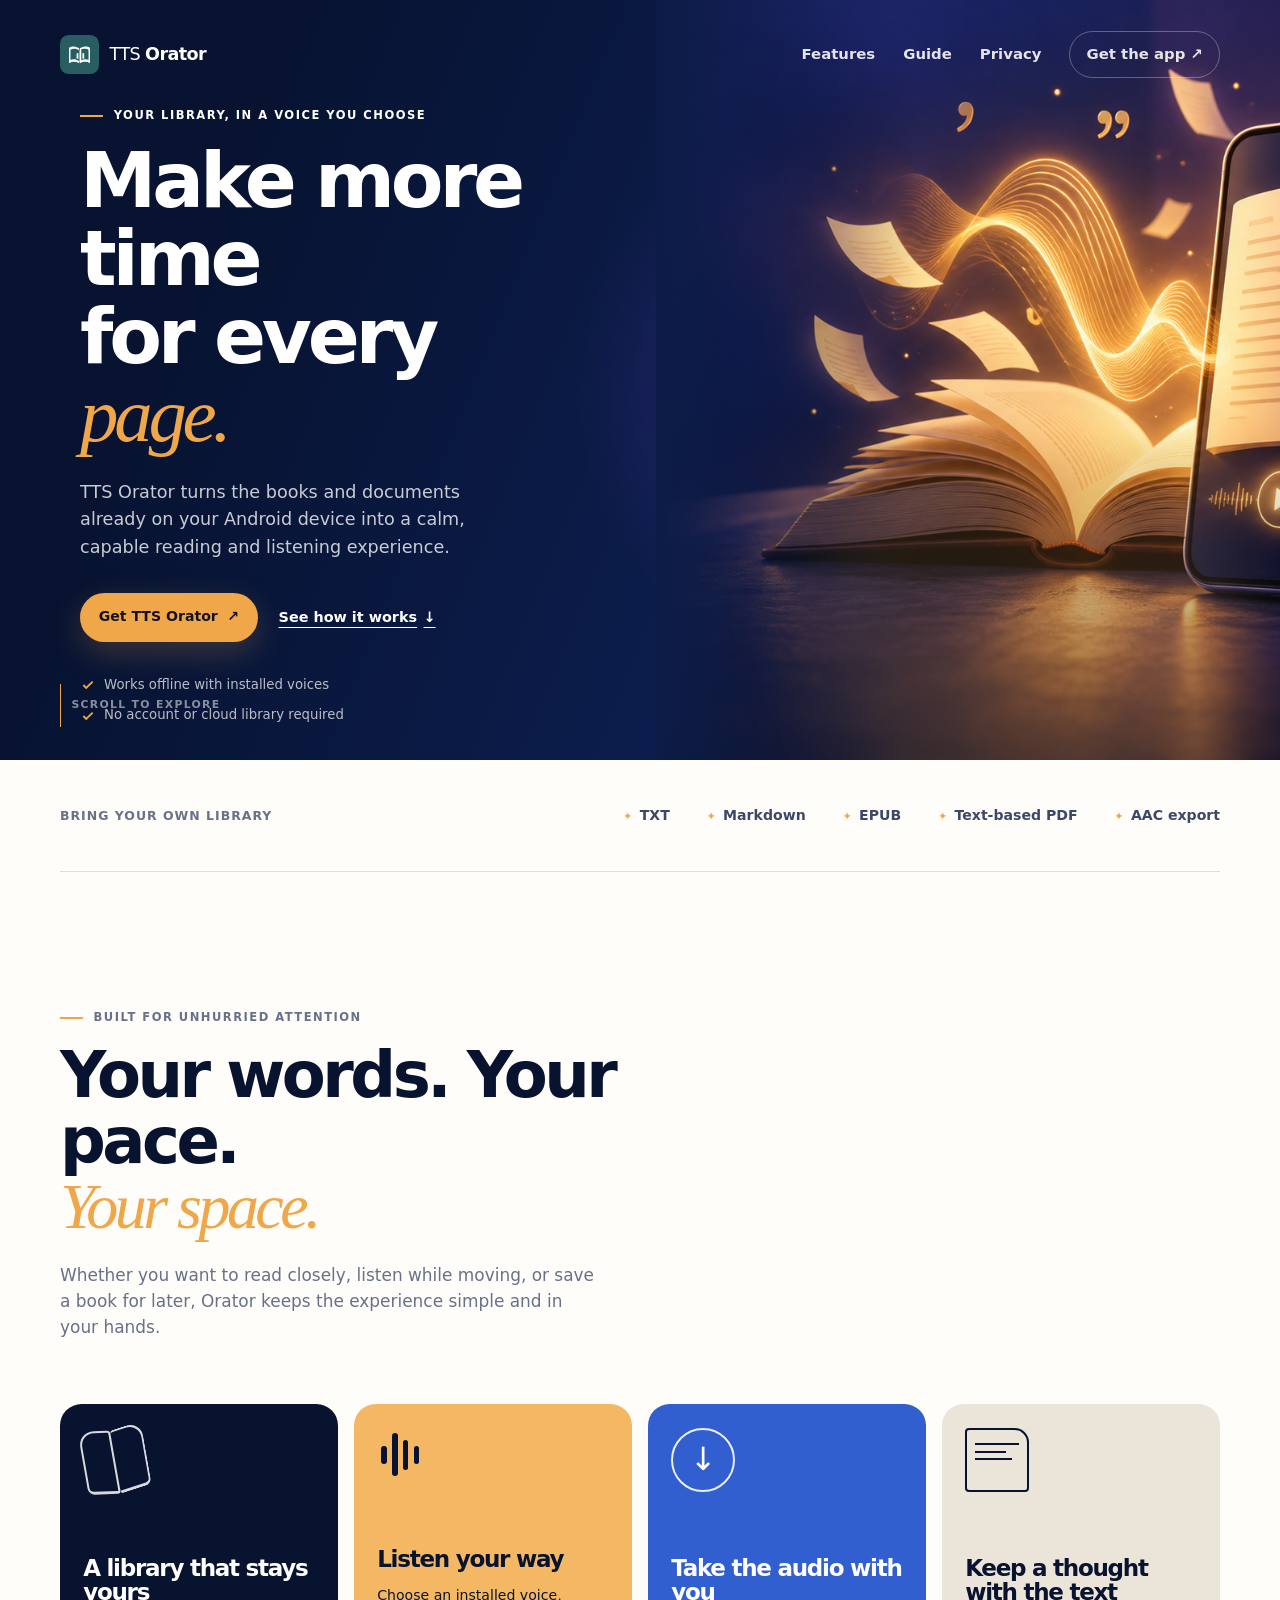
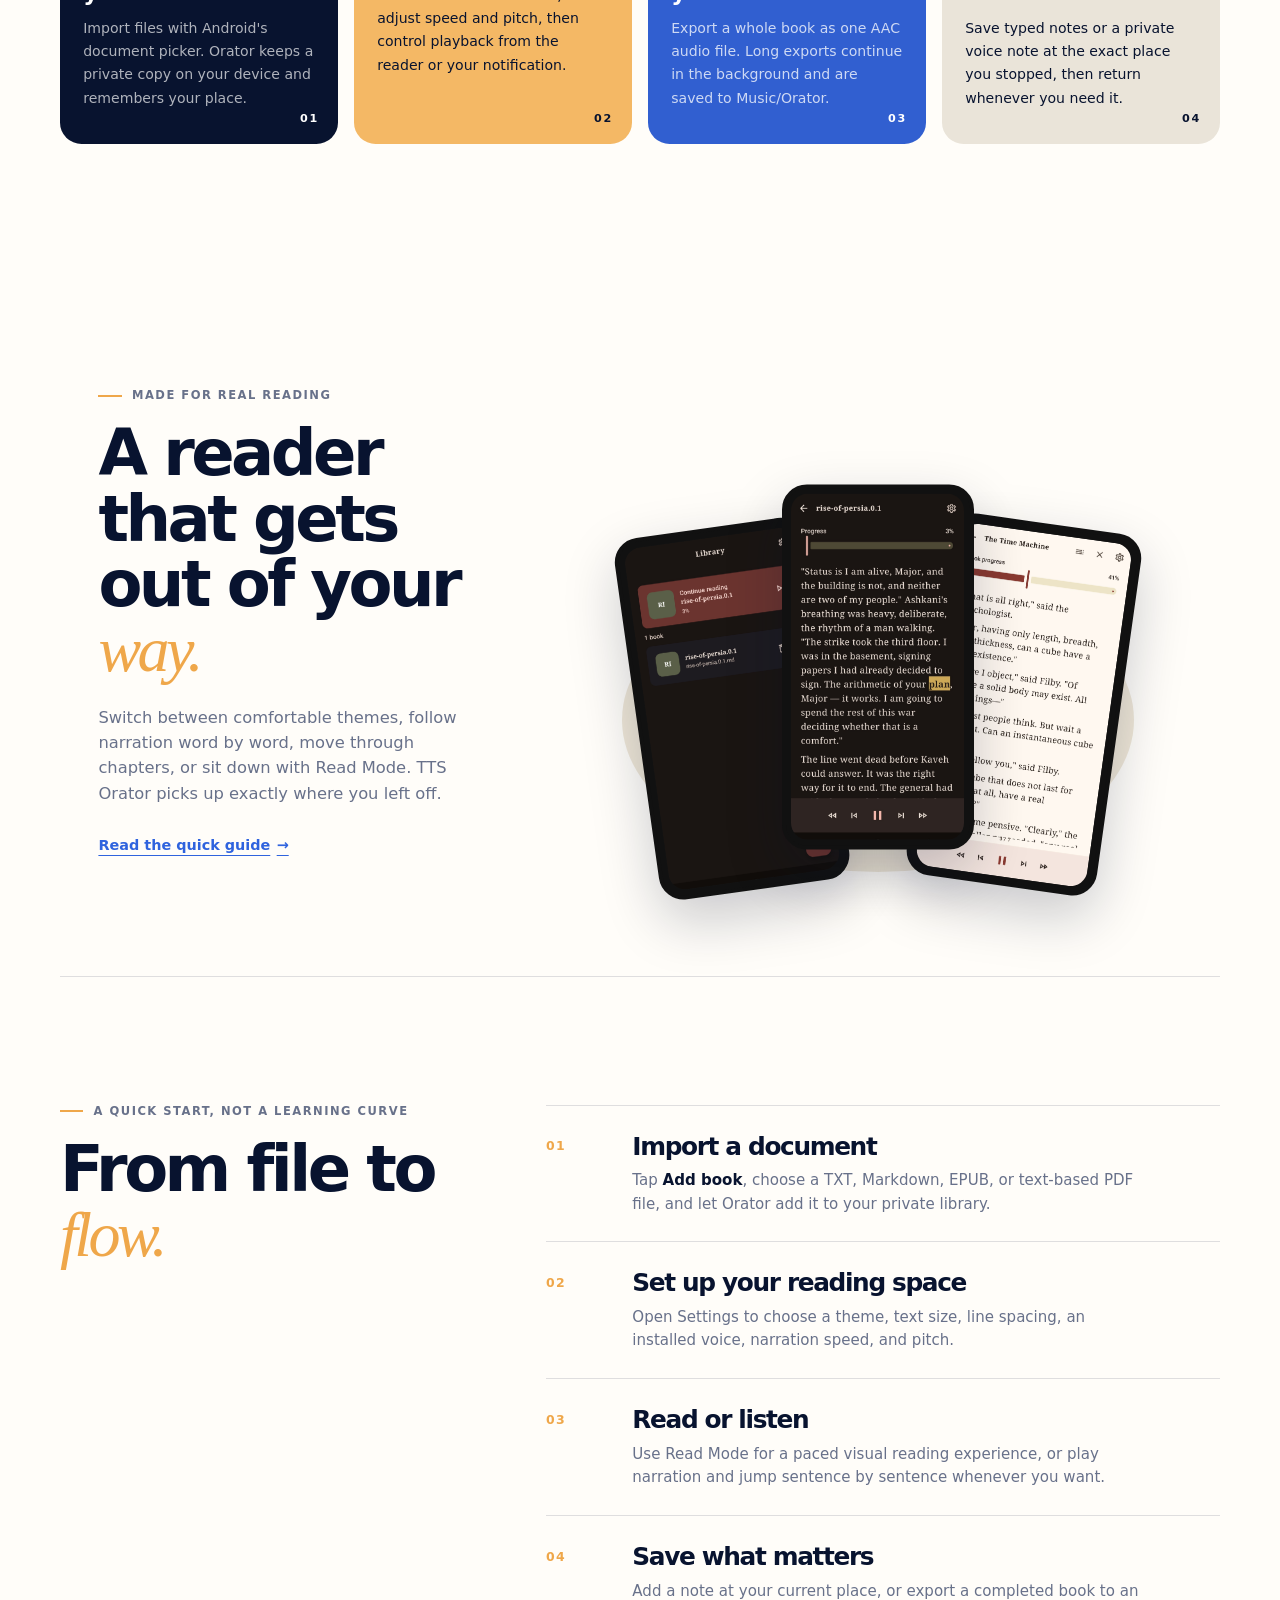
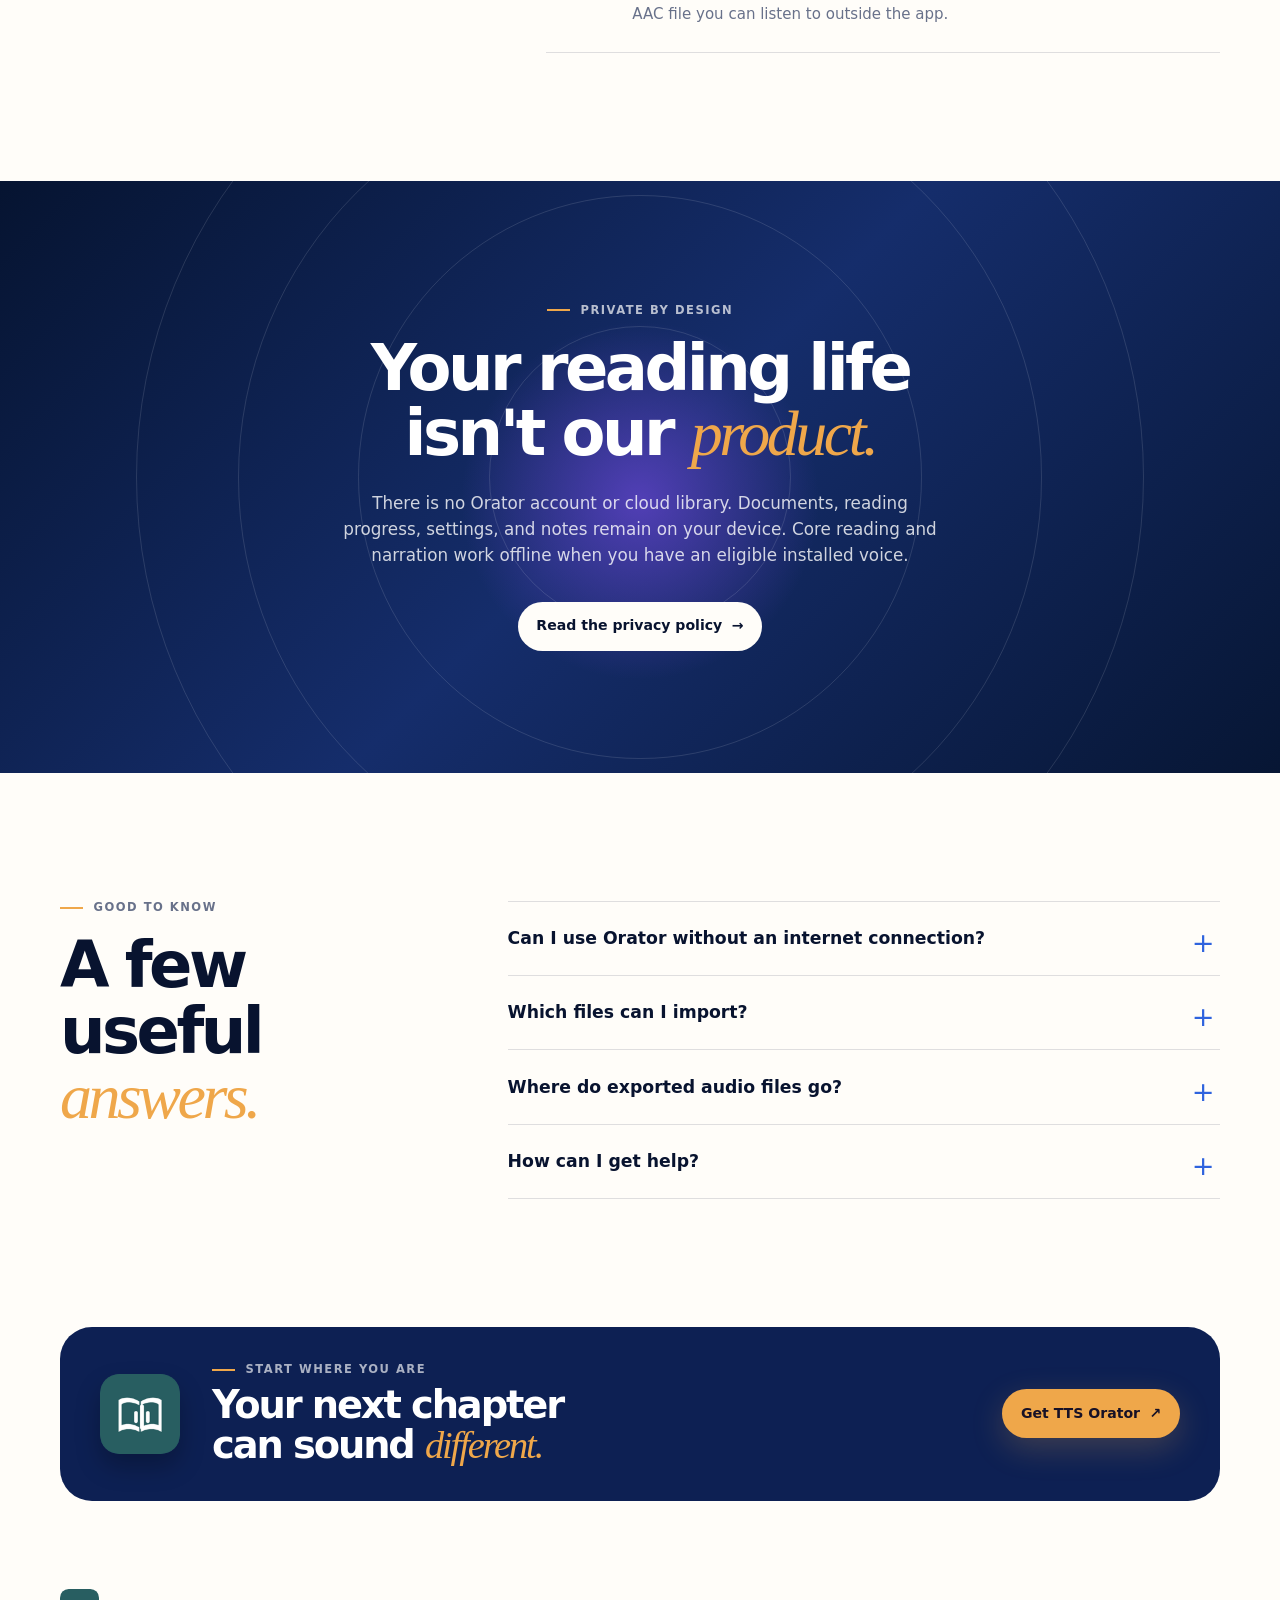
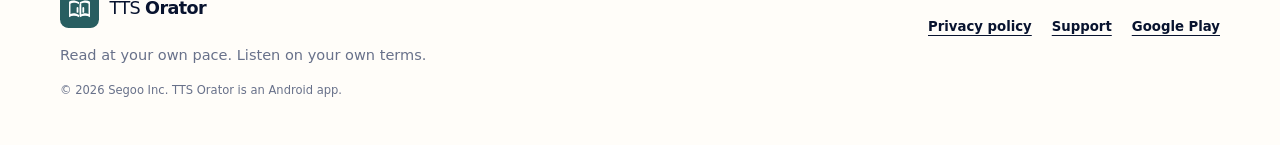
<file: website/index.html>
<!doctype html>
<html lang="en">
  <head>
    <meta charset="utf-8">
    <meta name="viewport" content="width=device-width, initial-scale=1">
    <meta name="theme-color" content="#08132f">
    <meta name="description" content="TTS Orator is an offline-first Android reader that turns your books and documents into natural speech and audio files.">
    <meta property="og:title" content="TTS Orator — listen to your library">
    <meta property="og:description" content="Import documents, listen with your device voices, and keep your reading private.">
    <meta property="og:image" content="https://orator.segoo-inc.com/assets/orator-hero.png">
    <meta property="og:type" content="website">
    <meta property="og:url" content="https://orator.segoo-inc.com/">
    <link rel="icon" href="assets/orator-app-icon.png" type="image/png">
    <link rel="stylesheet" href="styles.css">
    <title>TTS Orator — Listen to your library</title>
  </head>
  <body>
    <a class="skip-link" href="#main">Skip to content</a>

    <header class="site-header">
      <a class="brand" href="#top" aria-label="TTS Orator home">
        <img src="assets/orator-logo.svg" width="42" height="42" alt="">
        <span>TTS <strong>Orator</strong></span>
      </a>
      <button class="menu-toggle" type="button" aria-expanded="false" aria-controls="primary-nav">
        <span class="sr-only">Open navigation</span>
        <span></span><span></span><span></span>
      </button>
      <nav id="primary-nav" aria-label="Primary navigation">
        <a href="#features">Features</a>
        <a href="#guide">Guide</a>
        <a href="#privacy">Privacy</a>
        <a class="nav-download" href="https://play.google.com/store/apps/details?id=com.noloxtreme.tts.reader" target="_blank" rel="noopener">Get the app <span aria-hidden="true">↗</span></a>
      </nav>
    </header>

    <main id="main">
      <section id="top" class="hero" aria-labelledby="hero-title">
        <div class="hero-copy">
          <p class="eyebrow"><span></span> Your library, in a voice you choose</p>
          <h1 id="hero-title">Make more time<br>for every <em>page.</em></h1>
          <p class="hero-lede">TTS Orator turns the books and documents already on your Android device into a calm, capable reading and listening experience.</p>
          <div class="hero-actions">
            <a class="button button-primary" href="https://play.google.com/store/apps/details?id=com.noloxtreme.tts.reader" target="_blank" rel="noopener">Get TTS Orator <span aria-hidden="true">↗</span></a>
            <a class="text-link" href="#guide">See how it works <span aria-hidden="true">↓</span></a>
          </div>
          <ul class="hero-points" aria-label="Key benefits">
            <li><svg aria-hidden="true" viewBox="0 0 24 24"><path d="m5 12 4.3 4.3L19 6.8"/></svg>Works offline with installed voices</li>
            <li><svg aria-hidden="true" viewBox="0 0 24 24"><path d="m5 12 4.3 4.3L19 6.8"/></svg>No account or cloud library required</li>
          </ul>
        </div>
        <div class="hero-art" aria-hidden="true">
          <div class="hero-art-glow"></div>
          <img src="assets/orator-hero.png" width="1672" height="941" alt="" fetchpriority="high">
        </div>
        <div class="hero-scroll" aria-hidden="true"><span></span>Scroll to explore</div>
      </section>

      <section class="trust-strip" aria-label="Supported formats and capabilities">
        <p>Bring your own library</p>
        <ul>
          <li>TXT</li>
          <li>Markdown</li>
          <li>EPUB</li>
          <li>Text-based PDF</li>
          <li>AAC export</li>
        </ul>
      </section>

      <section id="features" class="section features" aria-labelledby="features-title">
        <div class="section-intro">
          <p class="eyebrow"><span></span> Built for unhurried attention</p>
          <h2 id="features-title">Your words. Your pace.<br><em>Your space.</em></h2>
          <p>Whether you want to read closely, listen while moving, or save a book for later, Orator keeps the experience simple and in your hands.</p>
        </div>
        <div class="feature-grid">
          <article class="feature-card feature-card--dark">
            <div class="feature-icon icon-book" aria-hidden="true"><span></span><span></span></div>
            <h3>A library that stays yours</h3>
            <p>Import files with Android's document picker. Orator keeps a private copy on your device and remembers your place.</p>
            <span class="feature-index">01</span>
          </article>
          <article class="feature-card feature-card--warm">
            <div class="feature-icon icon-sound" aria-hidden="true"><i></i><i></i><i></i><i></i></div>
            <h3>Listen your way</h3>
            <p>Choose an installed voice, adjust speed and pitch, then control playback from the reader or your notification.</p>
            <span class="feature-index">02</span>
          </article>
          <article class="feature-card feature-card--blue">
            <div class="feature-icon icon-export" aria-hidden="true"><span>↓</span></div>
            <h3>Take the audio with you</h3>
            <p>Export a whole book as one AAC audio file. Long exports continue in the background and are saved to Music/Orator.</p>
            <span class="feature-index">03</span>
          </article>
          <article class="feature-card feature-card--cream">
            <div class="feature-icon icon-note" aria-hidden="true"><span></span><span></span><span></span></div>
            <h3>Keep a thought with the text</h3>
            <p>Save typed notes or a private voice note at the exact place you stopped, then return whenever you need it.</p>
            <span class="feature-index">04</span>
          </article>
        </div>
      </section>

      <section class="section screen-showcase" aria-labelledby="screens-title">
        <div class="showcase-copy">
          <p class="eyebrow"><span></span> Made for real reading</p>
          <h2 id="screens-title">A reader that gets<br>out of your <em>way.</em></h2>
          <p>Switch between comfortable themes, follow narration word by word, move through chapters, or sit down with Read Mode. TTS Orator picks up exactly where you left off.</p>
          <a class="text-link" href="#guide">Read the quick guide <span aria-hidden="true">→</span></a>
        </div>
        <div class="phone-gallery" aria-label="Screenshots of TTS Orator">
          <figure class="phone phone-one"><img src="assets/screen-library.jpg" width="1080" height="2160" loading="lazy" alt="TTS Orator library with imported books"></figure>
          <figure class="phone phone-two"><img src="assets/screen-reader.jpg" width="1080" height="2160" loading="lazy" alt="TTS Orator reading screen with narration controls"></figure>
          <figure class="phone phone-three"><img src="assets/screen-ebook.jpg" width="1080" height="2160" loading="lazy" alt="TTS Orator EPUB reading screen"></figure>
        </div>
      </section>

      <section id="guide" class="section guide" aria-labelledby="guide-title">
        <div class="guide-heading">
          <p class="eyebrow"><span></span> A quick start, not a learning curve</p>
          <h2 id="guide-title">From file to<br><em>flow.</em></h2>
        </div>
        <ol class="guide-steps">
          <li>
            <span class="step-number">01</span>
            <div>
              <h3>Import a document</h3>
              <p>Tap <strong>Add book</strong>, choose a TXT, Markdown, EPUB, or text-based PDF file, and let Orator add it to your private library.</p>
            </div>
          </li>
          <li>
            <span class="step-number">02</span>
            <div>
              <h3>Set up your reading space</h3>
              <p>Open Settings to choose a theme, text size, line spacing, an installed voice, narration speed, and pitch.</p>
            </div>
          </li>
          <li>
            <span class="step-number">03</span>
            <div>
              <h3>Read or listen</h3>
              <p>Use Read Mode for a paced visual reading experience, or play narration and jump sentence by sentence whenever you want.</p>
            </div>
          </li>
          <li>
            <span class="step-number">04</span>
            <div>
              <h3>Save what matters</h3>
              <p>Add a note at your current place, or export a completed book to an AAC file you can listen to outside the app.</p>
            </div>
          </li>
        </ol>
      </section>

      <section id="privacy" class="privacy-callout" aria-labelledby="privacy-title">
        <div class="privacy-orbit" aria-hidden="true"><span></span><span></span><span></span></div>
        <div>
          <p class="eyebrow"><span></span> Private by design</p>
          <h2 id="privacy-title">Your reading life<br>isn't our <em>product.</em></h2>
          <p>There is no Orator account or cloud library. Documents, reading progress, settings, and notes remain on your device. Core reading and narration work offline when you have an eligible installed voice.</p>
          <a class="button button-light" href="privacy.html">Read the privacy policy <span aria-hidden="true">→</span></a>
        </div>
      </section>

      <section class="section faq" aria-labelledby="faq-title">
        <div class="faq-intro">
          <p class="eyebrow"><span></span> Good to know</p>
          <h2 id="faq-title">A few useful<br><em>answers.</em></h2>
        </div>
        <div class="faq-list">
          <details>
            <summary>Can I use Orator without an internet connection?<span aria-hidden="true">+</span></summary>
            <p>Yes. Reading and narration can work offline with an eligible text-to-speech voice already installed on your Android device. An internet connection is only needed for features such as the optional Google-provided ad in Book Notes.</p>
          </details>
          <details>
            <summary>Which files can I import?<span aria-hidden="true">+</span></summary>
            <p>Orator supports TXT, Markdown, EPUB, and text-based PDF files. Scanned, encrypted, and image-only PDFs are not supported.</p>
          </details>
          <details>
            <summary>Where do exported audio files go?<span aria-hidden="true">+</span></summary>
            <p>Completed AAC (.m4a) exports are saved in the Music/Orator folder on your device. You can play, share, or remove them from the Audio exports screen.</p>
          </details>
          <details>
            <summary>How can I get help?<span aria-hidden="true">+</span></summary>
            <p>Email <a href="mailto:segoo.inc@gmail.com">segoo.inc@gmail.com</a> and include your Android version, Orator version, and a short description of the issue.</p>
          </details>
        </div>
      </section>

      <section class="download-band" aria-labelledby="download-title">
        <img src="assets/orator-app-icon.png" width="512" height="512" alt="TTS Orator app icon">
        <div>
          <p class="eyebrow"><span></span> Start where you are</p>
          <h2 id="download-title">Your next chapter<br>can sound <em>different.</em></h2>
        </div>
        <a class="button button-primary" href="https://play.google.com/store/apps/details?id=com.noloxtreme.tts.reader" target="_blank" rel="noopener">Get TTS Orator <span aria-hidden="true">↗</span></a>
      </section>
    </main>

    <footer class="site-footer">
      <a class="brand" href="#top" aria-label="TTS Orator home">
        <img src="assets/orator-logo.svg" width="36" height="36" alt="">
        <span>TTS <strong>Orator</strong></span>
      </a>
      <p>Read at your own pace. Listen on your own terms.</p>
      <nav aria-label="Footer navigation">
        <a href="privacy.html">Privacy policy</a>
        <a href="mailto:segoo.inc@gmail.com">Support</a>
        <a href="https://play.google.com/store/apps/details?id=com.noloxtreme.tts.reader" target="_blank" rel="noopener">Google Play</a>
      </nav>
      <small>© <span data-current-year>2026</span> Segoo Inc. TTS Orator is an Android app.</small>
    </footer>
    <script src="script.js"></script>
  </body>
</html>
</file>
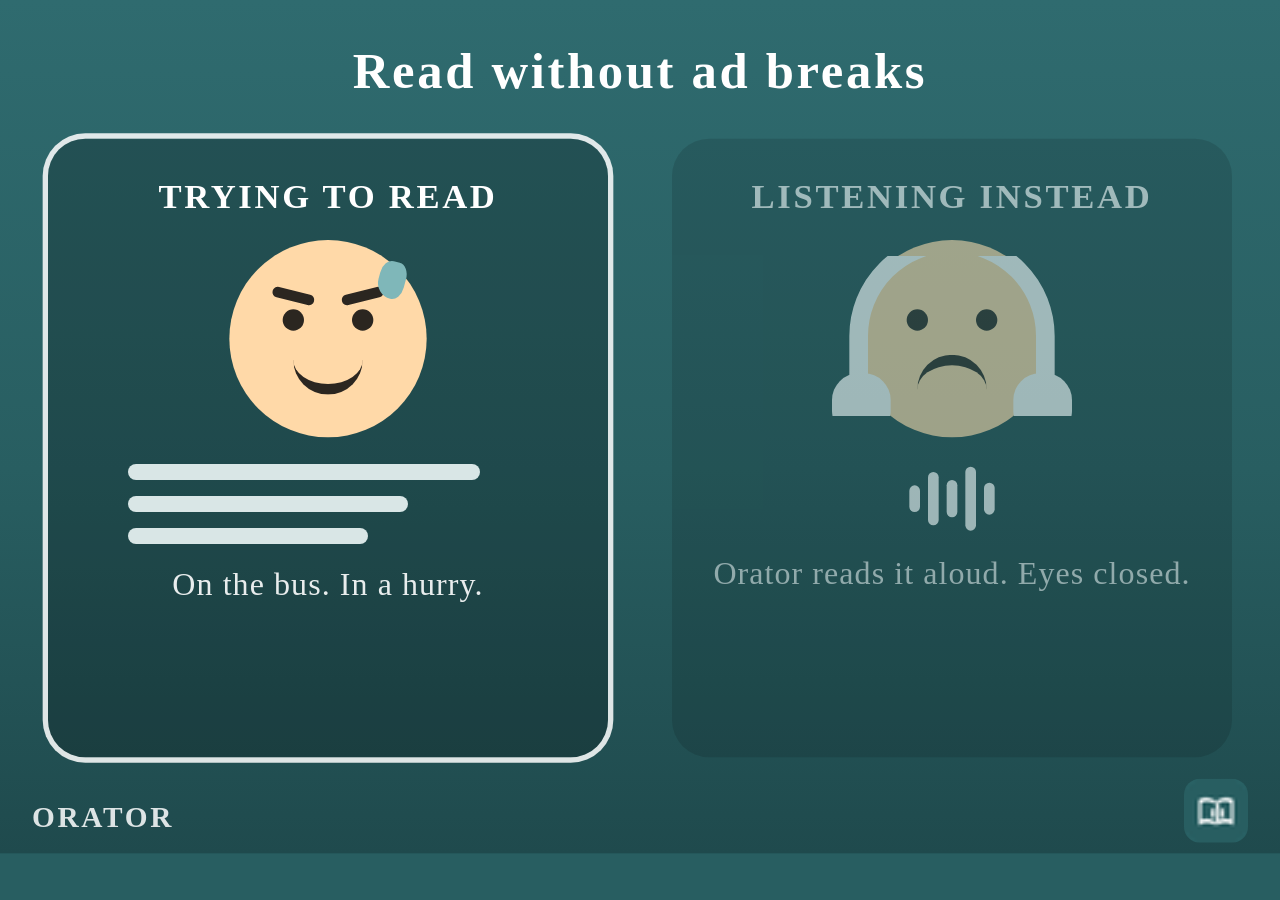
<file: ad-campaign/creative/html5/landscape/index.html>
<!DOCTYPE html>
<html lang="en">
<head>
<meta charset="UTF-8">
<meta name="viewport" content="width=device-width, initial-scale=1">
<meta name="ad.orientation" content="landscape">
<title>Orator — Reading vs listening</title>
<style>
  html, body { margin: 0; padding: 0; overflow: hidden; background: #285E61; }
  #stage {
    position: fixed; top: 0; left: 0; width: 480px; height: 320px;
    transform-origin: top left; background: linear-gradient(180deg, #2F6B6F 0%, #285E61 55%, #1F4A4D 100%);
    overflow: hidden; cursor: pointer; font-family: Georgia, 'Times New Roman', serif;
  }
  #headline {
    position: absolute; top: 16px; width: 100%; text-align: center;
    color: #FFFFFF; font-size: 19px; font-weight: bold; letter-spacing: 1px;
  }
  .panel {
    position: absolute; top: 52px; width: 210px; height: 232px;
    border-radius: 14px; box-sizing: border-box; text-align: center;
    transition: box-shadow .4s ease, opacity .4s ease;
  }
  #reading-panel { left: 18px; background: rgba(0,0,0,.22); box-shadow: 0 0 0 2px rgba(255,255,255,.85); }
  #listening-panel { left: 252px; background: rgba(0,0,0,.22); opacity: .55; }
  #listening-panel.on { box-shadow: 0 0 0 2px rgba(255,255,255,.85); opacity: 1; }
  #reading-panel.off { opacity: .55; box-shadow: none; }
  .panel-title { color: #FFFFFF; font-size: 13px; letter-spacing: 1px; margin: 14px 0 8px 0; font-weight: bold; }
  .face { width: 74px; height: 74px; border-radius: 50%; background: #FFD9A8; margin: 6px auto 10px auto; position: relative; }
  .eye { position: absolute; top: 26px; width: 8px; height: 8px; border-radius: 50%; background: #2B2620; }
  .eye.l { left: 20px; } .eye.r { right: 20px; }
  .brow { position: absolute; top: 19px; width: 16px; height: 4px; background: #2B2620; border-radius: 2px; }
  .brow.l { left: 16px; transform: rotate(14deg); }
  .brow.r { right: 16px; transform: rotate(-14deg); }
  .mouth { position: absolute; bottom: 16px; left: 24px; width: 26px; height: 12px; border-bottom: 4px solid #2B2620; border-radius: 0 0 14px 14px; }
  .mouth.smile { border-bottom: none; border-top: 4px solid #2B2620; border-radius: 14px 14px 0 0; bottom: 15px; }
  .sweat { position: absolute; top: 8px; right: 8px; width: 10px; height: 14px; border-radius: 50% 50% 50% 8px; background: #7FB7B9; transform: rotate(15deg); }
  .stress { position: absolute; top: -4px; right: -8px; font-size: 16px; color: rgba(255,255,255,.85); }
  .headphone { position: absolute; top: 6px; left: -10px; width: 94px; height: 60px; }
  .doclines { margin: 0 auto; width: 150px; }
  .dline { height: 6px; background: #D9E6E6; border-radius: 3px; margin-bottom: 6px; }
  .dline.w1 { width: 70%; } .dline.w2 { width: 88%; } .dline.w3 { width: 60%; }
  #bars { display: flex; align-items: center; justify-content: center; gap: 3px; height: 26px; margin-top: 4px; }
  #bars span { width: 4px; border-radius: 2px; background: #FFFFFF; animation: eq 1s ease-in-out infinite; }
  #bars span:nth-child(1) { height: 10px; } #bars span:nth-child(2) { height: 20px; }
  #bars span:nth-child(3) { height: 14px; } #bars span:nth-child(4) { height: 24px; }
  #bars span:nth-child(5) { height: 12px; }
  .caption { color: rgba(255,255,255,.9); font-size: 12px; letter-spacing: .4px; margin-top: 8px; }
  #cta {
    position: absolute; top: 282px; left: 166px; width: 148px; height: 28px;
    background: #FFFFFF; color: #285E61; border-radius: 14px; font-size: 12px;
    font-weight: bold; display: none; align-items: center; justify-content: center;
    letter-spacing: .5px; font-family: Arial, Helvetica, sans-serif;
    animation: pulse 2s ease-in-out infinite;
  }
  #wordmark { position: absolute; bottom: 8px; left: 12px; color: rgba(255,255,255,.85); font-size: 11px; font-weight: bold; letter-spacing: 1px; }
  #icon { position: absolute; bottom: 4px; right: 12px; width: 24px; height: 24px; border-radius: 6px; }
  @keyframes pulse { 0%,100% { transform: scale(1); } 50% { transform: scale(1.06); } }
  @keyframes eq { 0%,100% { transform: scaleY(.5); } 50% { transform: scaleY(1.15); } }
</style>
</head>
<body>
<div id="stage">
  <div id="headline">Read without ad breaks</div>

  <div class="panel" id="reading-panel">
    <div class="panel-title">TRYING TO READ</div>
    <div class="face">
      <div class="brow l"></div><div class="brow r"></div>
      <div class="eye l"></div><div class="eye r"></div>
      <div class="mouth"></div>
      <div class="sweat"></div>
    </div>
    <div class="doclines">
      <div class="dline w2"></div><div class="dline w1"></div><div class="dline w3"></div>
    </div>
    <div class="caption">On the bus. In a hurry.</div>
  </div>

  <div class="panel" id="listening-panel">
    <div class="panel-title">LISTENING INSTEAD</div>
    <div class="face">
      <div class="eye l"></div><div class="eye r"></div>
      <div class="mouth smile"></div>
      <svg class="headphone" viewBox="0 0 94 60">
        <path d="M12 60 L12 30 A35 35 0 0 1 82 30 L82 60" fill="none" stroke="#FFFFFF" stroke-width="7" stroke-linecap="round"></path>
        <rect x="2" y="44" width="22" height="24" rx="10" fill="#FFFFFF"></rect>
        <rect x="70" y="44" width="22" height="24" rx="10" fill="#FFFFFF"></rect>
      </svg>
    </div>
    <div id="bars"><span></span><span></span><span></span><span></span><span></span></div>
    <div class="caption">Orator reads it aloud. Eyes closed.</div>
  </div>

  <div id="cta" onclick="ExitApi.exit(); return false;">Install</div>
  <div id="wordmark">ORATOR</div>
  <img id="icon" src="icon.png" alt="Orator">
</div>
<script src="https://tpc.googlesyndication.com/pagead/gadgets/html5/api/exitapi.js"></script>
<script>
  var reading = document.getElementById('reading-panel');
  var listening = document.getElementById('listening-panel');
  var cta = document.getElementById('cta');
  var switched = false;
  document.getElementById('stage').addEventListener('click', function (e) {
    if (!switched) {
      switched = true;
      reading.className = 'panel off';
      listening.className = 'panel on';
      cta.style.display = 'flex';
    } else if (!cta.contains(e.target)) {
      switched = false;
      reading.className = 'panel';
      listening.className = 'panel';
      cta.style.display = 'none';
    }
  });
  function scale() {
    var s = Math.min(window.innerWidth / 480, window.innerHeight / 320);
    document.getElementById('stage').style.transform = 'scale(' + s + ')';
  }
  window.addEventListener('resize', scale);
  scale();
</script>
</body>
</html>
</file>
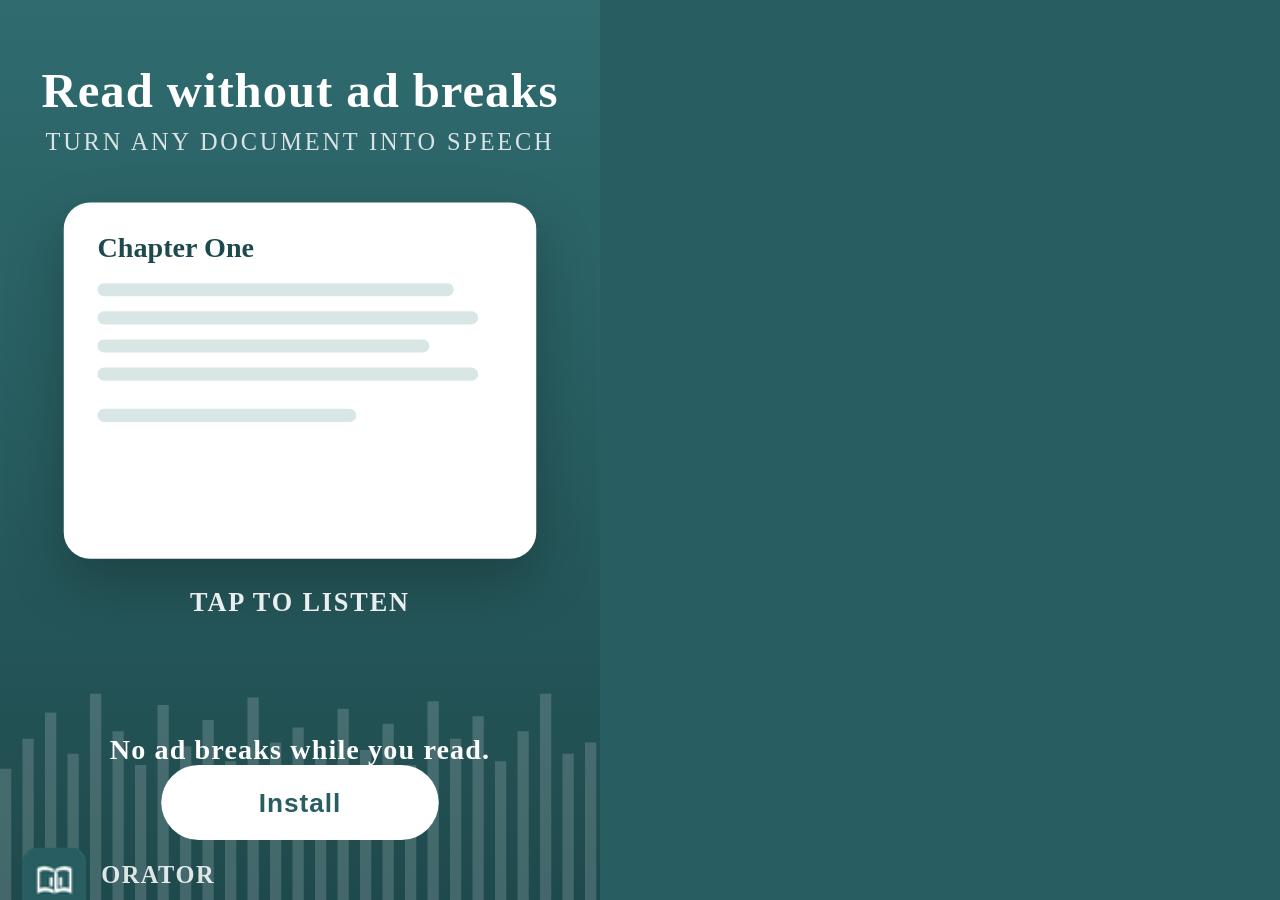
<file: ad-campaign/creative/html5/portrait/index.html>
<!DOCTYPE html>
<html lang="en">
<head>
<meta charset="UTF-8">
<meta name="viewport" content="width=device-width, initial-scale=1">
<meta name="ad.orientation" content="portrait">
<title>Orator — Tap to listen</title>
<style>
  html, body { margin: 0; padding: 0; overflow: hidden; background: #285E61; }
  #stage {
    position: fixed; top: 0; left: 0; width: 320px; height: 480px;
    transform-origin: top left; background: linear-gradient(180deg, #2F6B6F 0%, #285E61 45%, #1F4A4D 100%);
    overflow: hidden; cursor: pointer; font-family: Georgia, 'Times New Roman', serif;
  }
  .wave { position: absolute; bottom: 0; left: 0; width: 100%; height: 130px; opacity: .16; }
  .wave rect { fill: #FFFFFF; }
  #headline {
    position: absolute; top: 34px; width: 100%; text-align: center;
    color: #FFFFFF; font-size: 26px; font-weight: bold; letter-spacing: .5px;
    animation: fadein 1s ease both;
  }
  #subline {
    position: absolute; top: 68px; width: 100%; text-align: center;
    color: rgba(255,255,255,.82); font-size: 13px; letter-spacing: 1.5px;
    animation: fadein 1.2s ease .3s both;
  }
  #card {
    position: absolute; top: 108px; left: 34px; width: 252px; height: 190px;
    background: #FFFFFF; border-radius: 14px; padding: 16px 18px;
    box-sizing: border-box; box-shadow: 0 12px 30px rgba(0,0,0,.25);
    transition: transform .5s ease; transform-origin: center top;
  }
  #card.playing { transform: translateY(16px) scale(.96); }
  #card h3 { margin: 0 0 10px 0; font-size: 15px; color: #1F4A4D; }
  .line { height: 7px; background: #D9E6E6; border-radius: 4px; margin-bottom: 8px; }
  .line.s { width: 82%; }
  .line.m { width: 94%; }
  .line.l { width: 88%; }
  #line-hit { background: #7FB7B9; width: 0; border-radius: 4px; height: 7px; margin-top: -8px; margin-bottom: 8px; }
  #card.playing #line-hit { animation: read 3.2s linear 1; }
  #player {
    position: absolute; top: 318px; left: 24px; width: 272px; height: 62px;
    background: rgba(0,0,0,.22); border-radius: 31px; display: none;
    align-items: center; padding: 0 18px; box-sizing: border-box;
  }
  #card.playing + #player { display: flex; }
  #bars { display: flex; align-items: center; gap: 3px; height: 30px; }
  #bars span { width: 4px; border-radius: 2px; background: #FFFFFF; animation: eq 1s ease-in-out infinite; }
  #bars span:nth-child(1) { height: 10px; } #bars span:nth-child(2) { height: 20px; }
  #bars span:nth-child(3) { height: 14px; } #bars span:nth-child(4) { height: 26px; }
  #bars span:nth-child(5) { height: 18px; } #bars span:nth-child(6) { height: 28px; }
  #bars span:nth-child(7) { height: 12px; }
  #now-playing { color: #FFFFFF; font-size: 12px; margin-left: 12px; letter-spacing: .4px; }
  #promise {
    position: absolute; top: 392px; width: 100%; text-align: center;
    color: #FFFFFF; font-size: 15px; font-weight: bold; letter-spacing: .6px;
    opacity: 0; animation: fadein 1s ease 3.4s both;
  }
  #cta {
    position: absolute; top: 408px; left: 86px; width: 148px; height: 40px;
    background: #FFFFFF; color: #285E61; border-radius: 20px;
    font-weight: bold; font-size: 14px; display: flex; align-items: center;
    justify-content: center; letter-spacing: .5px; opacity: 0;
    animation: fadein 1s ease 4.2s both, pulse 2s ease-in-out 5.2s infinite;
    font-family: Arial, Helvetica, sans-serif;
  }
  #tap-hint {
    position: absolute; top: 314px; width: 100%; text-align: center;
    color: rgba(255,255,255,.9); font-size: 14px; font-weight: bold; letter-spacing: 1px;
    animation: pulse 1.6s ease-in-out infinite;
  }
  #icon { position: absolute; top: 452px; left: 12px; width: 34px; height: 34px; border-radius: 8px; }
  #wordmark { position: absolute; top: 459px; left: 54px; color: rgba(255,255,255,.85); font-size: 13px; font-weight: bold; letter-spacing: .8px; }
  @keyframes fadein { from { opacity: 0; transform: translateY(6px); } to { opacity: 1; transform: none; } }
  @keyframes pulse { 0%,100% { transform: scale(1); } 50% { transform: scale(1.07); } }
  @keyframes eq { 0%,100% { transform: scaleY(.5); } 50% { transform: scaleY(1.15); } }
  @keyframes read { from { width: 0; } to { width: 100%; } }
</style>
</head>
<body>
<div id="stage" onclick="ExitApi.exit()">
  <svg class="wave" viewBox="0 0 320 130" preserveAspectRatio="none">
    <rect x="0" y="60" width="6" height="70"></rect>
    <rect x="12" y="44" width="6" height="86"></rect>
    <rect x="24" y="30" width="6" height="100"></rect>
    <rect x="36" y="52" width="6" height="78"></rect>
    <rect x="48" y="20" width="6" height="110"></rect>
    <rect x="60" y="40" width="6" height="90"></rect>
    <rect x="72" y="58" width="6" height="72"></rect>
    <rect x="84" y="26" width="6" height="104"></rect>
    <rect x="96" y="48" width="6" height="82"></rect>
    <rect x="108" y="34" width="6" height="96"></rect>
    <rect x="120" y="56" width="6" height="74"></rect>
    <rect x="132" y="22" width="6" height="108"></rect>
    <rect x="144" y="46" width="6" height="84"></rect>
    <rect x="156" y="38" width="6" height="92"></rect>
    <rect x="168" y="54" width="6" height="76"></rect>
    <rect x="180" y="28" width="6" height="102"></rect>
    <rect x="192" y="50" width="6" height="80"></rect>
    <rect x="204" y="36" width="6" height="94"></rect>
    <rect x="216" y="58" width="6" height="72"></rect>
    <rect x="228" y="24" width="6" height="106"></rect>
    <rect x="240" y="44" width="6" height="86"></rect>
    <rect x="252" y="32" width="6" height="98"></rect>
    <rect x="264" y="56" width="6" height="74"></rect>
    <rect x="276" y="40" width="6" height="90"></rect>
    <rect x="288" y="20" width="6" height="110"></rect>
    <rect x="300" y="52" width="6" height="78"></rect>
    <rect x="312" y="46" width="6" height="84"></rect>
  </svg>

  <div id="headline">Read without ad breaks</div>
  <div id="subline">TURN ANY DOCUMENT INTO SPEECH</div>

  <div id="card">
    <h3>Chapter One</h3>
    <div class="line l"></div>
    <div class="line m"></div>
    <div class="line s"></div>
    <div class="line m"></div>
    <div id="line-hit"></div>
    <div class="line s" style="width:64%"></div>
  </div>
  <div id="tap-hint">TAP TO LISTEN</div>

  <div id="player">
    <div id="bars"><span></span><span></span><span></span><span></span><span></span><span></span><span></span></div>
    <div id="now-playing">Now listening — no interruptions</div>
  </div>

  <div id="promise">No ad breaks while you read.</div>
  <div id="cta">Install</div>

  <img id="icon" src="icon.png" alt="Orator">
  <div id="wordmark">ORATOR</div>
</div>
<script src="https://tpc.googlesyndication.com/pagead/gadgets/html5/api/exitapi.js"></script>
<script>
  var stage = document.getElementById('stage');
  var card = document.getElementById('card');
  var hint = document.getElementById('tap-hint');
  var listened = false;
  stage.addEventListener('click', function () {
    if (!listened) {
      listened = true;
      card.className = 'playing';
      hint.style.display = 'none';
    } else {
      ExitApi.exit();
    }
  });
  function scale() {
    var s = Math.min(window.innerWidth / 320, window.innerHeight / 480);
    stage.style.transform = 'scale(' + s + ')';
  }
  window.addEventListener('resize', scale);
  scale();
</script>
</body>
</html>
</file>
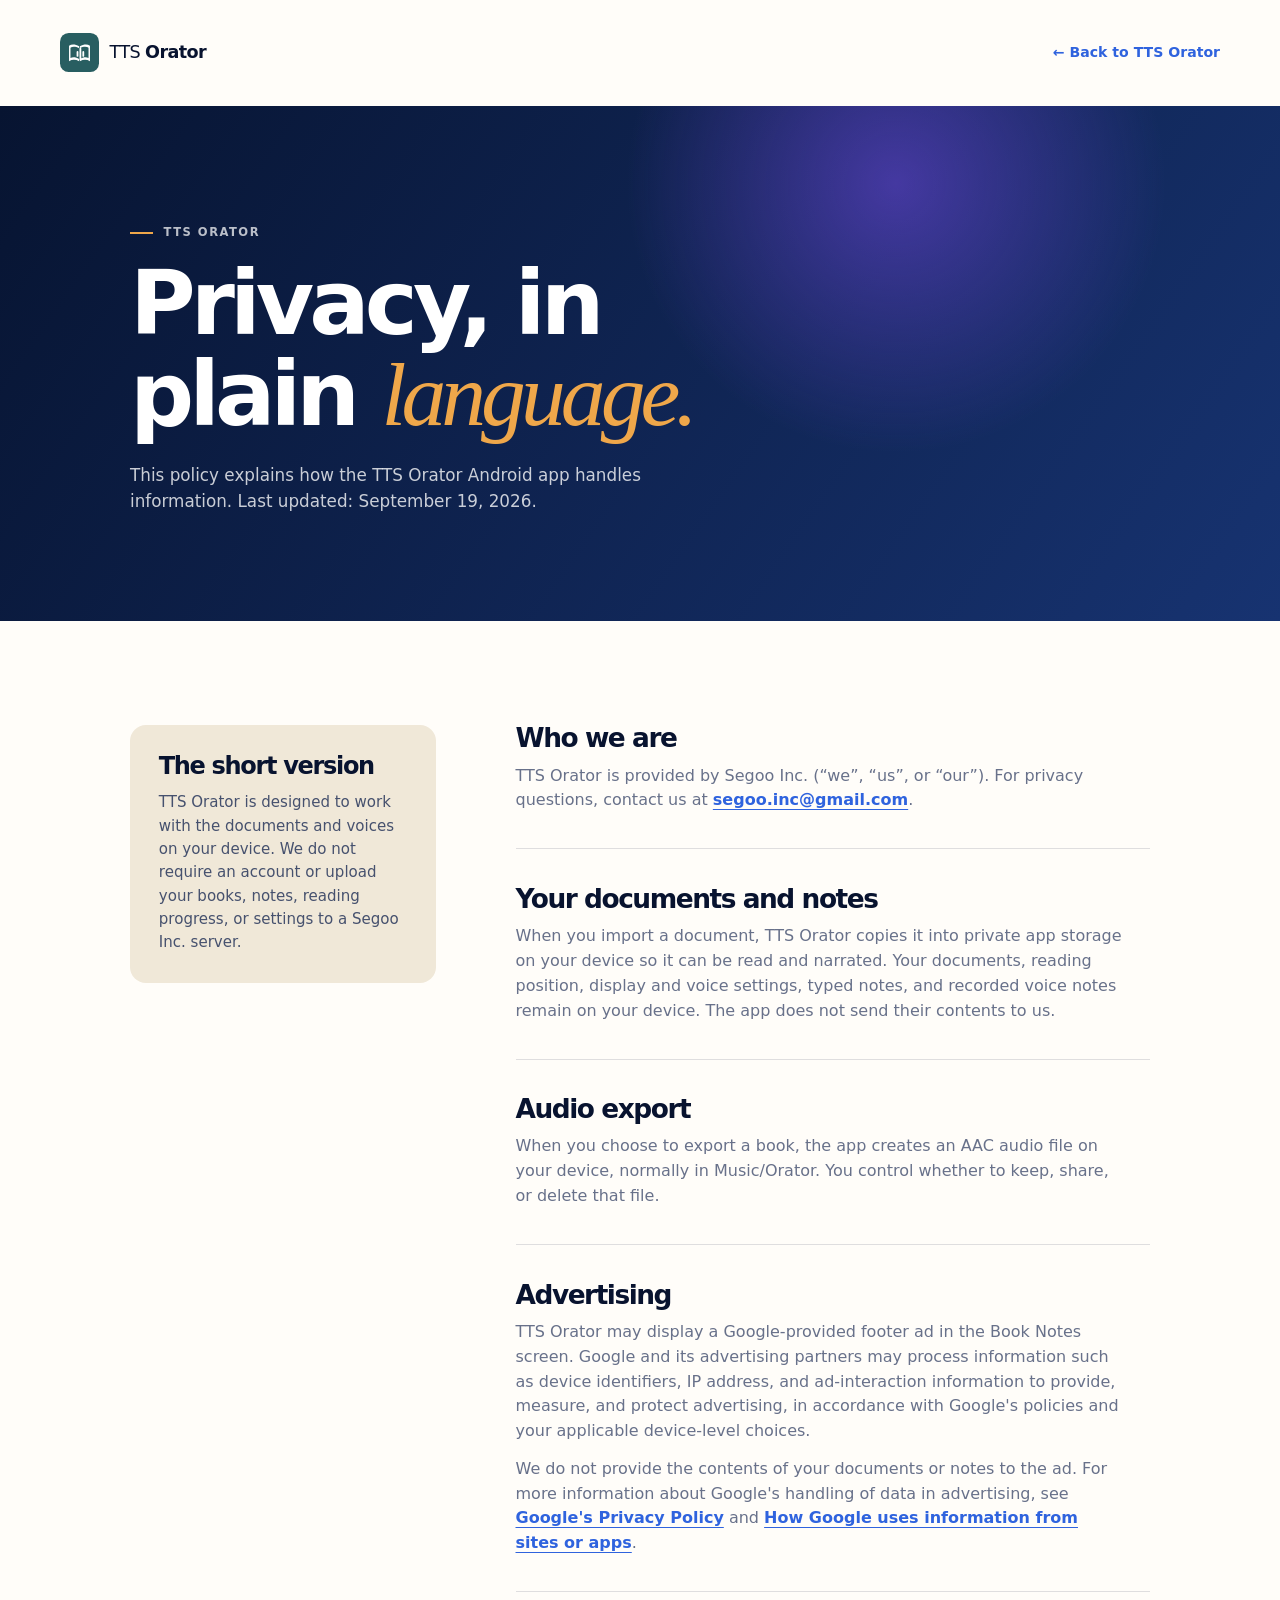
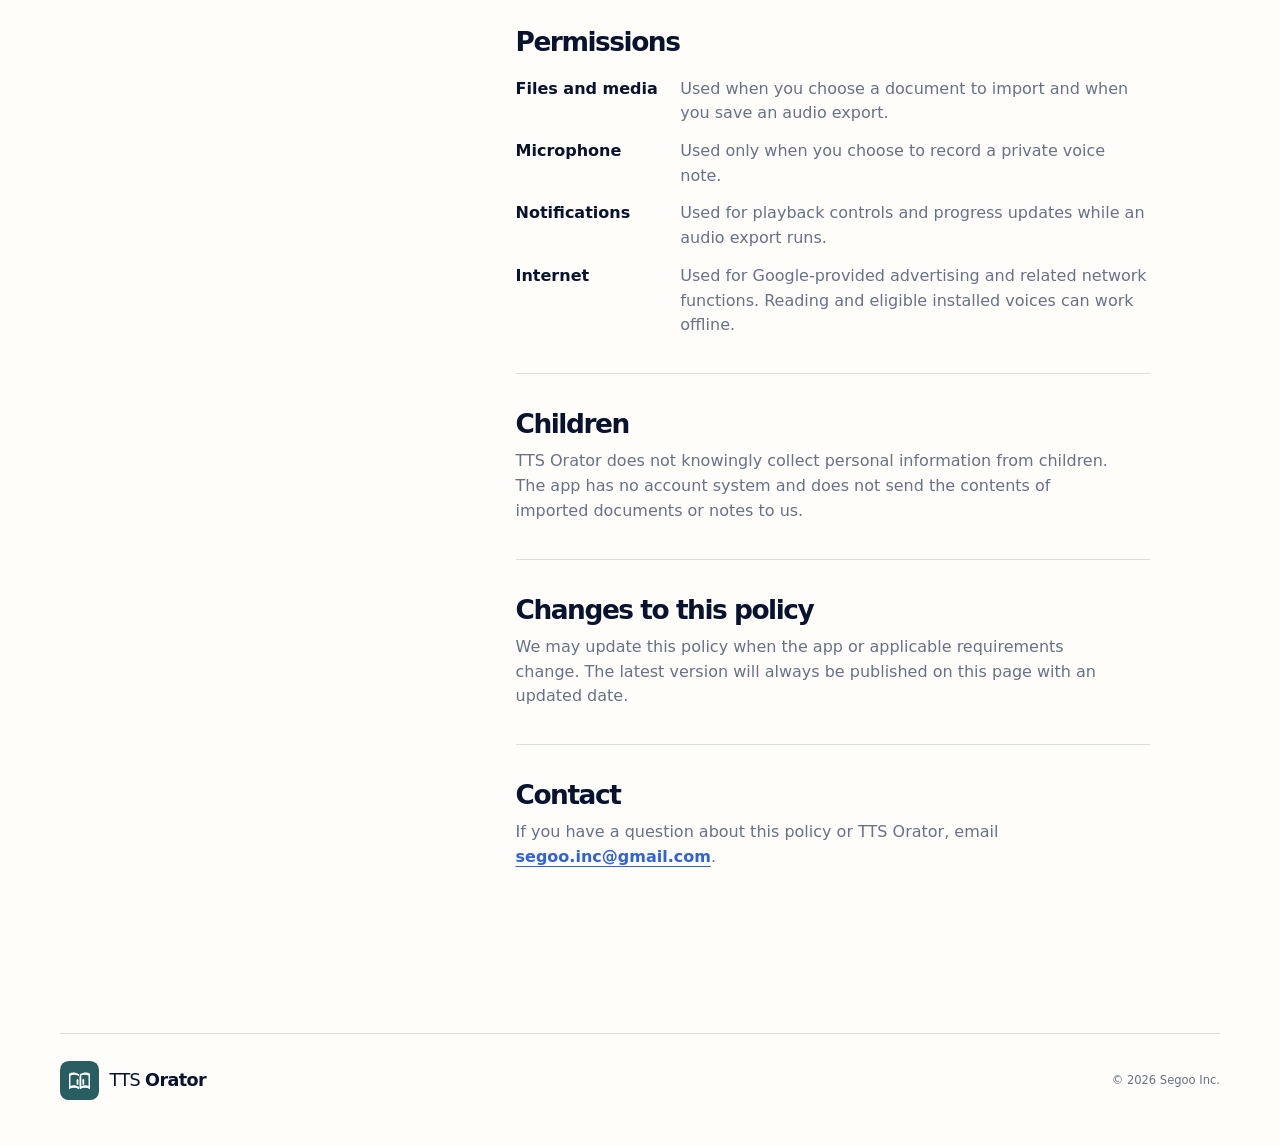
<file: website/privacy.html>
<!doctype html>
<html lang="en">
  <head>
    <meta charset="utf-8">
    <meta name="viewport" content="width=device-width, initial-scale=1">
    <meta name="theme-color" content="#08132f">
    <meta name="description" content="Privacy policy for the TTS Orator Android app.">
    <link rel="icon" href="assets/orator-app-icon.png" type="image/png">
    <link rel="stylesheet" href="styles.css">
    <title>Privacy Policy — TTS Orator</title>
  </head>
  <body class="policy-page">
    <a class="skip-link" href="#main">Skip to content</a>
    <header class="inner-header">
      <a class="brand" href="index.html" aria-label="TTS Orator home">
        <img src="assets/orator-logo.svg" width="42" height="42" alt="">
        <span>TTS <strong>Orator</strong></span>
      </a>
      <a class="back-link" href="index.html">← Back to TTS Orator</a>
    </header>
    <main id="main">
      <section class="policy-hero">
        <p class="eyebrow"><span></span> TTS Orator</p>
        <h1>Privacy, in<br>plain <em>language.</em></h1>
        <p>This policy explains how the TTS Orator Android app handles information. Last updated: September 19, 2026.</p>
      </section>
      <article class="policy-content">
        <div class="policy-summary">
          <h2>The short version</h2>
          <p>TTS Orator is designed to work with the documents and voices on your device. We do not require an account or upload your books, notes, reading progress, or settings to a Segoo Inc. server.</p>
        </div>
        <div class="policy-sections">
          <section>
            <h2>Who we are</h2>
            <p>TTS Orator is provided by Segoo Inc. (“we”, “us”, or “our”). For privacy questions, contact us at <a href="mailto:segoo.inc@gmail.com">segoo.inc@gmail.com</a>.</p>
          </section>
          <section>
            <h2>Your documents and notes</h2>
            <p>When you import a document, TTS Orator copies it into private app storage on your device so it can be read and narrated. Your documents, reading position, display and voice settings, typed notes, and recorded voice notes remain on your device. The app does not send their contents to us.</p>
          </section>
          <section>
            <h2>Audio export</h2>
            <p>When you choose to export a book, the app creates an AAC audio file on your device, normally in Music/Orator. You control whether to keep, share, or delete that file.</p>
          </section>
          <section>
            <h2>Advertising</h2>
            <p>TTS Orator may display a Google-provided footer ad in the Book Notes screen. Google and its advertising partners may process information such as device identifiers, IP address, and ad-interaction information to provide, measure, and protect advertising, in accordance with Google's policies and your applicable device-level choices.</p>
            <p>We do not provide the contents of your documents or notes to the ad. For more information about Google's handling of data in advertising, see <a href="https://policies.google.com/privacy" target="_blank" rel="noopener">Google's Privacy Policy</a> and <a href="https://policies.google.com/technologies/partner-sites" target="_blank" rel="noopener">How Google uses information from sites or apps</a>.</p>
          </section>
          <section>
            <h2>Permissions</h2>
            <dl class="permission-list">
              <dt>Files and media</dt>
              <dd>Used when you choose a document to import and when you save an audio export.</dd>
              <dt>Microphone</dt>
              <dd>Used only when you choose to record a private voice note.</dd>
              <dt>Notifications</dt>
              <dd>Used for playback controls and progress updates while an audio export runs.</dd>
              <dt>Internet</dt>
              <dd>Used for Google-provided advertising and related network functions. Reading and eligible installed voices can work offline.</dd>
            </dl>
          </section>
          <section>
            <h2>Children</h2>
            <p>TTS Orator does not knowingly collect personal information from children. The app has no account system and does not send the contents of imported documents or notes to us.</p>
          </section>
          <section>
            <h2>Changes to this policy</h2>
            <p>We may update this policy when the app or applicable requirements change. The latest version will always be published on this page with an updated date.</p>
          </section>
          <section>
            <h2>Contact</h2>
            <p>If you have a question about this policy or TTS Orator, email <a href="mailto:segoo.inc@gmail.com">segoo.inc@gmail.com</a>.</p>
          </section>
        </div>
      </article>
    </main>
    <footer class="site-footer policy-footer">
      <a class="brand" href="index.html" aria-label="TTS Orator home">
        <img src="assets/orator-logo.svg" width="36" height="36" alt="">
        <span>TTS <strong>Orator</strong></span>
      </a>
      <small>© <span data-current-year>2026</span> Segoo Inc.</small>
    </footer>
    <script src="script.js"></script>
  </body>
</html>
</file>
<file: website/styles.css>
:root {
  --ink: #08132f;
  --ink-soft: #111d3c;
  --navy: #132b6b;
  --blue: #2f63de;
  --violet: #6847d7;
  --amber: #efa74a;
  --cream: #f7f2e9;
  --paper: #fffdf9;
  --muted: #68718a;
  --line: rgba(8, 19, 47, .13);
  --radius-xl: 2rem;
  --radius-lg: 1.35rem;
  --content: min(1160px, calc(100% - 3rem));
}

* { box-sizing: border-box; }
html { scroll-behavior: smooth; }
body {
  margin: 0;
  color: var(--ink);
  background: var(--paper);
  font-family: Inter, ui-sans-serif, system-ui, -apple-system, BlinkMacSystemFont, "Segoe UI", sans-serif;
  font-size: 16px;
  line-height: 1.55;
}
body.menu-open { overflow: hidden; }
a { color: inherit; }
img { display: block; max-width: 100%; }
button { font: inherit; }
h1, h2, h3, p { margin-top: 0; }
h1, h2, h3 { line-height: 1.02; letter-spacing: -.055em; }
h1 em, h2 em { color: var(--amber); font-family: Georgia, "Times New Roman", serif; font-weight: 400; }
.sr-only { position: absolute; width: 1px; height: 1px; padding: 0; margin: -1px; overflow: hidden; clip: rect(0, 0, 0, 0); white-space: nowrap; border: 0; }
.skip-link { position: fixed; z-index: 20; top: 1rem; left: 1rem; transform: translateY(-200%); padding: .65rem 1rem; background: var(--paper); color: var(--ink); border-radius: .5rem; font-weight: 700; }
.skip-link:focus { transform: translateY(0); }

.site-header {
  position: absolute;
  z-index: 10;
  top: 0;
  left: 50%;
  width: var(--content);
  height: 6.8rem;
  display: flex;
  align-items: center;
  justify-content: space-between;
  transform: translateX(-50%);
}
.brand { display: inline-flex; align-items: center; gap: .65rem; color: #fff; font-size: 1.1rem; text-decoration: none; letter-spacing: -.035em; }
.brand img { width: 2.45rem; height: 2.45rem; }
.brand strong { font-weight: 800; }
.site-header nav { display: flex; align-items: center; gap: 1.75rem; color: rgba(255,255,255,.88); font-size: .93rem; font-weight: 650; }
.site-header nav > a:not(.nav-download) { text-decoration: none; transition: color .2s ease; }
.site-header nav > a:not(.nav-download):hover { color: var(--amber); }
.nav-download { padding: .68rem 1rem; border: 1px solid rgba(255,255,255,.3); border-radius: 99px; text-decoration: none; transition: background .2s ease, color .2s ease; }
.nav-download:hover { color: var(--ink); background: var(--cream); }
.menu-toggle { display: none; }

.hero { position: relative; isolation: isolate; min-height: 47.5rem; overflow: hidden; display: grid; grid-template-columns: minmax(0, 1fr) minmax(30rem, .95fr); align-items: center; color: #fff; background: #06112c; }
.hero::before { content: ""; position: absolute; z-index: -1; inset: 0; background: radial-gradient(circle at 68% 51%, rgba(110,70,209,.38), transparent 31%), linear-gradient(112deg, #071331 19%, #0d1e50 65%, #2c205c); }
.hero-copy { width: min(520px, calc(100vw - 3rem)); justify-self: end; margin-right: clamp(1.5rem, 4.4vw, 5rem); padding-top: 4.7rem; }
.eyebrow { display: flex; align-items: center; gap: .65rem; margin-bottom: 1.15rem; color: inherit; font-size: .72rem; font-weight: 800; letter-spacing: .13em; line-height: 1.2; text-transform: uppercase; }
.eyebrow span { display: inline-block; width: 1.45rem; height: 2px; background: var(--amber); }
.hero h1 { margin-bottom: 1.45rem; font-size: clamp(3.5rem, 6vw, 5.9rem); }
.hero-lede { max-width: 28rem; margin-bottom: 2rem; color: rgba(255,255,255,.78); font-size: 1.1rem; }
.hero-actions { display: flex; align-items: center; flex-wrap: wrap; gap: 1.3rem; }
.button { display: inline-flex; align-items: center; justify-content: center; gap: .6rem; min-height: 3rem; padding: .78rem 1.1rem; border: 1px solid transparent; border-radius: 99px; font-size: .88rem; font-weight: 800; text-decoration: none; transition: transform .2s ease, background .2s ease, border-color .2s ease; }
.button:hover { transform: translateY(-2px); }
.button-primary { color: #171126; background: var(--amber); box-shadow: 0 .65rem 2rem rgba(239,167,74,.22); }
.button-primary:hover { background: #ffc36d; }
.button-light { color: var(--ink); background: var(--paper); }
.text-link { display: inline-flex; align-items: center; gap: .4rem; color: inherit; font-size: .9rem; font-weight: 800; text-underline-offset: .32rem; }
.text-link span { transition: transform .2s ease; }
.text-link:hover span { transform: translateX(.22rem); }
.hero-points { display: grid; gap: .6rem; padding: 0; margin: 2.1rem 0 0; color: rgba(255,255,255,.72); font-size: .83rem; list-style: none; }
.hero-points li { display: flex; align-items: center; gap: .5rem; }
.hero-points svg { width: 1rem; height: 1rem; fill: none; stroke: var(--amber); stroke-width: 2.7; }
.hero-art { position: relative; align-self: stretch; overflow: hidden; }
.hero-art::after { content: ""; position: absolute; inset: 0; background: linear-gradient(90deg, #0c1c47 0%, rgba(12,28,71,.5) 14%, rgba(12,28,71,0) 42%), linear-gradient(0deg, rgba(4,12,31,.5), transparent 43%); }
.hero-art-glow { position: absolute; z-index: 1; width: 28rem; height: 28rem; right: 1.5rem; bottom: -5rem; border-radius: 50%; background: rgba(240,168,74,.15); filter: blur(40px); }
.hero-art img { width: 100%; height: 100%; object-fit: cover; object-position: 58% center; }
.hero-scroll { position: absolute; left: max(1.5rem, calc((100% - 1160px) / 2)); bottom: 2.05rem; display: flex; align-items: center; gap: .65rem; color: rgba(255,255,255,.52); font-size: .68rem; font-weight: 700; letter-spacing: .12em; text-transform: uppercase; }
.hero-scroll span { position: relative; display: inline-block; width: 1px; height: 2.7rem; background: rgba(255,255,255,.4); overflow: hidden; }
.hero-scroll span::after { content: ""; position: absolute; inset: 0; background: var(--amber); animation: scroll-line 2.2s ease-in-out infinite; }
@keyframes scroll-line { 0%, 100% { transform: translateY(-110%); } 48% { transform: translateY(0); } 52% { transform: translateY(0); } }

.trust-strip { display: flex; align-items: center; justify-content: space-between; gap: 1.5rem; width: var(--content); min-height: 7rem; margin: 0 auto; border-bottom: 1px solid var(--line); }
.trust-strip p { margin: 0; color: var(--muted); font-size: .78rem; font-weight: 800; letter-spacing: .08em; text-transform: uppercase; white-space: nowrap; }
.trust-strip ul { display: flex; flex-wrap: wrap; justify-content: flex-end; gap: .75rem 2.3rem; padding: 0; margin: 0; color: #3c486a; font-size: .88rem; font-weight: 760; list-style: none; }
.trust-strip li::before { content: "✦"; margin-right: .45rem; color: var(--amber); font-size: .7rem; }

.section { width: var(--content); margin: 0 auto; }
.features { padding: 8.7rem 0 8rem; }
.section-intro { max-width: 41rem; }
.section-intro .eyebrow, .guide-heading .eyebrow, .showcase-copy .eyebrow, .faq-intro .eyebrow { color: var(--muted); }
.section h2 { margin-bottom: 1.4rem; color: var(--ink); font-size: clamp(2.7rem, 5vw, 4.7rem); }
.section-intro > p:last-child { max-width: 34rem; color: var(--muted); font-size: 1.06rem; }
.feature-grid { display: grid; grid-template-columns: repeat(4, 1fr); gap: 1rem; margin-top: 4rem; }
.feature-card { position: relative; min-height: 21.2rem; padding: 1.45rem; overflow: hidden; border-radius: var(--radius-lg); }
.feature-card h3 { position: relative; z-index: 1; margin-bottom: .8rem; font-size: 1.44rem; }
.feature-card p { position: relative; z-index: 1; max-width: 15rem; margin: 0; font-size: .88rem; line-height: 1.65; }
.feature-index { position: absolute; right: 1.2rem; bottom: 1rem; font-size: .7rem; font-weight: 800; letter-spacing: .14em; }
.feature-card--dark { color: #fff; background: var(--ink); }
.feature-card--dark p { color: rgba(255,255,255,.68); }
.feature-card--warm { color: var(--ink); background: #f4b865; }
.feature-card--blue { color: #fff; background: #315fd0; }
.feature-card--blue p { color: rgba(255,255,255,.76); }
.feature-card--cream { color: var(--ink); background: #eae4d9; }
.feature-icon { position: relative; width: 4rem; height: 4rem; margin-bottom: 4.1rem; }
.icon-book { display: grid; grid-template-columns: 1fr 1fr; transform: rotate(-10deg); }
.icon-book span { display: block; border: 2px solid rgba(255,255,255,.84); border-bottom-width: 3px; }
.icon-book span:first-child { border-radius: 1rem .2rem .2rem .4rem; transform: skewY(8deg); }
.icon-book span:last-child { border-left: 0; border-radius: .2rem 1rem .4rem .2rem; transform: skewY(-8deg); }
.icon-sound { display: flex; align-items: center; gap: .34rem; height: 3.4rem; padding-left: .25rem; }
.icon-sound i { display: block; width: .34rem; border-radius: 99px; background: var(--ink); }
.icon-sound i:nth-child(1), .icon-sound i:nth-child(4) { height: 1.15rem; }
.icon-sound i:nth-child(2) { height: 2.7rem; }
.icon-sound i:nth-child(3) { height: 1.85rem; }
.icon-export { display: grid; place-items: center; border: 2px solid rgba(255,255,255,.9); border-radius: 50%; font-size: 2rem; font-weight: 400; }
.icon-note { padding: .5rem; border: 2px solid var(--ink); border-radius: .25rem .9rem .25rem .25rem; }
.icon-note span { display: block; height: 2px; margin: .35rem 0; background: var(--ink); }
.icon-note span:nth-child(2) { width: 70%; }
.icon-note span:nth-child(3) { width: 84%; }

.screen-showcase { display: grid; grid-template-columns: .75fr 1.25fr; align-items: center; gap: 5vw; min-height: 42rem; padding: 6.5rem 0; }
.showcase-copy { padding-left: clamp(0rem, 3vw, 3.5rem); }
.showcase-copy p:not(.eyebrow) { max-width: 27rem; color: var(--muted); font-size: 1.02rem; }
.showcase-copy .text-link { margin-top: .75rem; color: var(--blue); }
.phone-gallery { position: relative; display: flex; align-items: end; justify-content: center; min-height: 31rem; }
.phone-gallery::before { content: ""; position: absolute; width: 32rem; max-width: 95%; height: 19rem; border-radius: 50%; background: #efe7d7; filter: blur(0); }
.phone { position: relative; z-index: 1; width: clamp(8.6rem, 15vw, 12.1rem); padding: .35rem; margin: 0; overflow: hidden; background: #111; border: .3rem solid #111; border-radius: 1.55rem; box-shadow: 0 1.4rem 3.5rem rgba(8,19,47,.22); }
.phone img { width: 100%; height: auto; border-radius: 1.05rem; }
.phone-one { transform: translate(24%, 1.2rem) rotate(-8deg); }
.phone-two { z-index: 2; transform: translateY(-1.4rem); }
.phone-three { transform: translate(-24%, 1rem) rotate(8deg); }

.guide { display: grid; grid-template-columns: .77fr 1.23fr; gap: 4rem; padding: 8rem 0; border-top: 1px solid var(--line); }
.guide-heading { position: sticky; top: 2rem; align-self: start; }
.guide-steps { display: grid; gap: 0; padding: 0; margin: 0; list-style: none; border-top: 1px solid var(--line); }
.guide-steps li { display: grid; grid-template-columns: 4.4rem 1fr; gap: 1rem; padding: 1.75rem 0 1.6rem; border-bottom: 1px solid var(--line); }
.step-number { padding-top: .15rem; color: var(--amber); font-size: .78rem; font-weight: 850; letter-spacing: .1em; }
.guide-steps h3 { margin-bottom: .65rem; font-size: 1.55rem; }
.guide-steps p { max-width: 32rem; margin-bottom: 0; color: var(--muted); font-size: .94rem; }
.guide-steps strong { color: var(--ink); }

.privacy-callout { position: relative; isolation: isolate; overflow: hidden; display: grid; place-items: center; min-height: 37rem; padding: 7rem 1.5rem; color: #fff; text-align: center; background: #102660; }
.privacy-callout::before { content: ""; position: absolute; z-index: -2; inset: 0; background: radial-gradient(circle at 50% 54%, rgba(105,70,211,.72), transparent 25%), linear-gradient(135deg, #061431 0%, #152d6b 50%, #071634 100%); }
.privacy-orbit { position: absolute; z-index: -1; inset: 50% auto auto 50%; width: min(63rem, 107vw); aspect-ratio: 1; transform: translate(-50%, -50%); border: 1px solid rgba(255,255,255,.12); border-radius: 50%; }
.privacy-orbit::before, .privacy-orbit::after, .privacy-orbit span { content: ""; position: absolute; border: 1px solid rgba(255,255,255,.12); border-radius: inherit; }
.privacy-orbit::before { inset: 10%; }
.privacy-orbit::after { inset: 22%; }
.privacy-orbit span:nth-child(1) { inset: 35%; }
.privacy-orbit span:nth-child(2) { width: .75rem; height: .75rem; top: 16%; left: 20%; background: var(--amber); border: 0; box-shadow: 0 0 1.3rem var(--amber); }
.privacy-orbit span:nth-child(3) { width: .45rem; height: .45rem; right: 25%; bottom: 17%; background: #9badff; border: 0; }
.privacy-callout > div:last-child { max-width: 48rem; }
.privacy-callout .eyebrow { justify-content: center; color: rgba(255,255,255,.7); }
.privacy-callout h2 { margin-bottom: 1.5rem; font-size: clamp(3rem, 5vw, 5rem); }
.privacy-callout p:not(.eyebrow) { max-width: 38rem; margin: 0 auto 2.1rem; color: rgba(255,255,255,.8); font-size: 1.05rem; }

.faq { display: grid; grid-template-columns: .7fr 1.3fr; gap: 4rem; padding: 8rem 0; }
.faq-list { border-top: 1px solid var(--line); }
.faq details { border-bottom: 1px solid var(--line); }
.faq summary { position: relative; padding: 1.45rem 3rem 1.45rem 0; cursor: pointer; font-size: 1.08rem; font-weight: 760; list-style: none; }
.faq summary::-webkit-details-marker { display: none; }
.faq summary span { position: absolute; top: 1.26rem; right: .35rem; color: var(--blue); font-size: 1.7rem; font-weight: 400; transition: transform .2s ease; }
.faq details[open] summary span { transform: rotate(45deg); }
.faq details p { max-width: 40rem; padding-bottom: 1.55rem; margin-bottom: 0; color: var(--muted); font-size: .94rem; }
.faq details p a { color: var(--blue); font-weight: 700; }

.download-band { display: grid; grid-template-columns: auto 1fr auto; align-items: center; gap: 2rem; width: var(--content); margin: 0 auto 5.5rem; padding: 2.25rem 2.5rem; color: #fff; border-radius: var(--radius-xl); background: #0d2053; }
.download-band img { width: 5rem; height: 5rem; border-radius: 1.2rem; box-shadow: 0 .8rem 1.5rem rgba(0,0,0,.25); }
.download-band .eyebrow { margin-bottom: .55rem; color: rgba(255,255,255,.65); }
.download-band h2 { margin: 0; color: #fff; font-size: clamp(1.7rem, 3vw, 2.5rem); }
.download-band h2 em { color: var(--amber); }

.site-footer { display: grid; grid-template-columns: 1fr auto; gap: 1rem 3rem; width: var(--content); margin: 0 auto; padding: 0 0 2.8rem; color: var(--ink); }
.site-footer .brand { color: var(--ink); }
.site-footer > p { margin: 0; color: var(--muted); font-size: .91rem; }
.site-footer nav { display: flex; grid-column: 2; grid-row: 1 / span 2; align-items: center; gap: 1.25rem; font-size: .83rem; font-weight: 700; }
.site-footer nav a { text-underline-offset: .28rem; }
.site-footer small { color: var(--muted); font-size: .72rem; }

.policy-page { background: var(--paper); }
.inner-header { display: flex; align-items: center; justify-content: space-between; width: var(--content); min-height: 6.6rem; margin: 0 auto; }
.inner-header .brand { color: var(--ink); }
.back-link { color: var(--blue); font-size: .88rem; font-weight: 800; text-decoration: none; }
.back-link:hover { text-decoration: underline; text-underline-offset: .3rem; }
.policy-hero { padding: 7.5rem max(1.5rem, calc((100% - 1020px) / 2)) 6.7rem; color: #fff; background: radial-gradient(circle at 70% 15%, rgba(106,70,215,.58), transparent 27%), linear-gradient(125deg, #071431, #173371); }
.policy-hero .eyebrow { color: rgba(255,255,255,.72); }
.policy-hero h1 { max-width: 48rem; margin-bottom: 1.35rem; font-size: clamp(3.3rem, 7vw, 6.3rem); }
.policy-hero > p:last-child { max-width: 35rem; margin-bottom: 0; color: rgba(255,255,255,.78); font-size: 1.05rem; }
.policy-content { display: grid; grid-template-columns: .65fr 1.35fr; gap: 5rem; width: min(1020px, calc(100% - 3rem)); padding: 6.5rem 0 8rem; margin: 0 auto; }
.policy-summary { position: sticky; top: 2rem; align-self: start; padding: 1.8rem; border-radius: 1rem; background: #f0e8d8; }
.policy-summary h2 { margin-bottom: .8rem; font-size: 1.5rem; }
.policy-summary p { margin: 0; color: #46516e; font-size: .94rem; }
.policy-sections { display: grid; gap: 2.3rem; }
.policy-sections section { padding-bottom: 2.2rem; border-bottom: 1px solid var(--line); }
.policy-sections section:last-child { border-bottom: 0; }
.policy-sections h2 { margin-bottom: .7rem; font-size: 1.65rem; }
.policy-sections p { max-width: 38rem; margin-bottom: .8rem; color: var(--muted); }
.policy-sections p:last-child { margin-bottom: 0; }
.policy-sections a { color: var(--blue); font-weight: 700; text-underline-offset: .25rem; }
.permission-list { display: grid; grid-template-columns: 9rem 1fr; gap: .8rem 1.3rem; margin: 1.3rem 0 0; }
.permission-list dt { font-weight: 800; }
.permission-list dd { margin: 0; color: var(--muted); }
.policy-footer { display: flex; align-items: center; justify-content: space-between; padding-top: 1.7rem; border-top: 1px solid var(--line); }

@media (max-width: 900px) {
  .site-header { height: 5.5rem; }
  .site-header nav { gap: 1rem; }
  .hero { min-height: 45rem; grid-template-columns: 1.1fr .9fr; }
  .hero-copy { margin-right: 1.5rem; }
  .feature-grid { grid-template-columns: repeat(2, 1fr); }
  .feature-card { min-height: 17.5rem; }
  .feature-icon { margin-bottom: 2.4rem; }
  .screen-showcase { grid-template-columns: .85fr 1.15fr; gap: 2rem; }
  .showcase-copy { padding-left: 0; }
  .guide, .faq { gap: 2.5rem; }
}

@media (max-width: 680px) {
  :root { --content: min(100% - 2rem, 1160px); }
  .site-header { height: 5.2rem; }
  .site-header .brand { font-size: 1rem; }
  .site-header .brand img { width: 2.15rem; height: 2.15rem; }
  .menu-toggle { z-index: 12; display: grid; width: 2.7rem; height: 2.7rem; padding: .7rem; border: 1px solid rgba(255,255,255,.33); border-radius: 50%; background: transparent; cursor: pointer; }
  .menu-toggle span:not(.sr-only) { display: block; height: 1.5px; margin: .13rem 0; background: #fff; transition: transform .2s ease, opacity .2s ease; }
  .menu-toggle[aria-expanded="true"] span:nth-child(2) { transform: translateY(.45rem) rotate(45deg); }
  .menu-toggle[aria-expanded="true"] span:nth-child(3) { opacity: 0; }
  .menu-toggle[aria-expanded="true"] span:nth-child(4) { transform: translateY(-.45rem) rotate(-45deg); }
  .site-header nav { position: fixed; z-index: 11; inset: 0; display: flex; flex-direction: column; align-items: flex-start; justify-content: center; gap: 1.8rem; padding: 2.2rem; color: var(--ink); font-size: 1.4rem; background: var(--paper); clip-path: circle(0 at calc(100% - 2.35rem) 2.6rem); pointer-events: none; transition: clip-path .35s ease; }
  .site-header nav.is-open { clip-path: circle(150% at calc(100% - 2.35rem) 2.6rem); pointer-events: auto; }
  .site-header nav > a:not(.nav-download) { color: var(--ink); }
  .nav-download { color: var(--ink); border-color: var(--line); }
  .hero { min-height: 48rem; display: block; }
  .hero-copy { position: relative; z-index: 2; width: var(--content); padding-top: 9rem; margin: 0 auto; }
  .hero h1 { font-size: clamp(3.2rem, 15vw, 5rem); }
  .hero-lede { max-width: 23rem; font-size: 1rem; }
  .hero-art { position: absolute; z-index: -1; inset: 0; }
  .hero-art::after { background: linear-gradient(180deg, rgba(4,12,31,.3), #081431 88%), linear-gradient(90deg, rgba(4,12,31,.35), transparent); }
  .hero-art img { object-position: 60% center; opacity: .68; }
  .hero-scroll { display: none; }
  .trust-strip { display: block; padding: 1.5rem 0; }
  .trust-strip p { margin-bottom: .8rem; }
  .trust-strip ul { justify-content: flex-start; gap: .6rem 1.1rem; font-size: .78rem; }
  .features { padding: 5rem 0; }
  .section h2 { font-size: clamp(2.7rem, 13vw, 4rem); }
  .feature-grid { grid-template-columns: 1fr; margin-top: 2.5rem; }
  .feature-card { min-height: 15.3rem; }
  .feature-card p { max-width: 20rem; }
  .feature-icon { position: absolute; right: 1.25rem; top: 1.25rem; margin: 0; opacity: .88; }
  .screen-showcase { display: block; padding: 5rem 0; }
  .showcase-copy { margin-bottom: 2.5rem; }
  .phone-gallery { min-height: 23rem; }
  .phone-gallery::before { height: 12rem; }
  .phone { width: min(31vw, 10.2rem); border-width: .22rem; border-radius: 1.1rem; }
  .phone img { border-radius: .75rem; }
  .guide, .faq { display: block; padding: 5rem 0; }
  .guide-heading, .faq-intro { margin-bottom: 2.4rem; }
  .guide-heading { position: static; }
  .guide-steps li { grid-template-columns: 3.2rem 1fr; }
  .privacy-callout { min-height: 35rem; padding: 5rem 1.5rem; }
  .privacy-callout p:not(.eyebrow) { font-size: .98rem; }
  .faq summary { padding-top: 1.25rem; padding-bottom: 1.25rem; font-size: 1rem; }
  .faq summary span { top: 1.05rem; }
  .download-band { display: flex; flex-wrap: wrap; gap: 1.15rem; margin-bottom: 3.5rem; padding: 1.6rem; }
  .download-band img { width: 3.7rem; height: 3.7rem; }
  .download-band > div { flex: 1 1 13rem; }
  .download-band .button { width: 100%; }
  .site-footer { display: flex; flex-direction: column; gap: 1rem; padding-bottom: 2rem; }
  .site-footer nav { display: flex; flex-wrap: wrap; gap: .8rem 1.25rem; }
  .inner-header { min-height: 5.5rem; }
  .policy-hero { padding-top: 5rem; padding-bottom: 4rem; }
  .policy-content { display: block; width: var(--content); padding: 4rem 0 5rem; }
  .policy-summary { position: static; margin-bottom: 3rem; }
  .policy-sections { gap: 1.8rem; }
  .permission-list { grid-template-columns: 1fr; gap: .2rem; }
  .permission-list dd { margin-bottom: .75rem; }
  .policy-footer { flex-direction: row; }
}

@media (prefers-reduced-motion: reduce) {
  *, *::before, *::after { scroll-behavior: auto !important; transition-duration: .01ms !important; animation-duration: .01ms !important; animation-iteration-count: 1 !important; }
}
</file>
